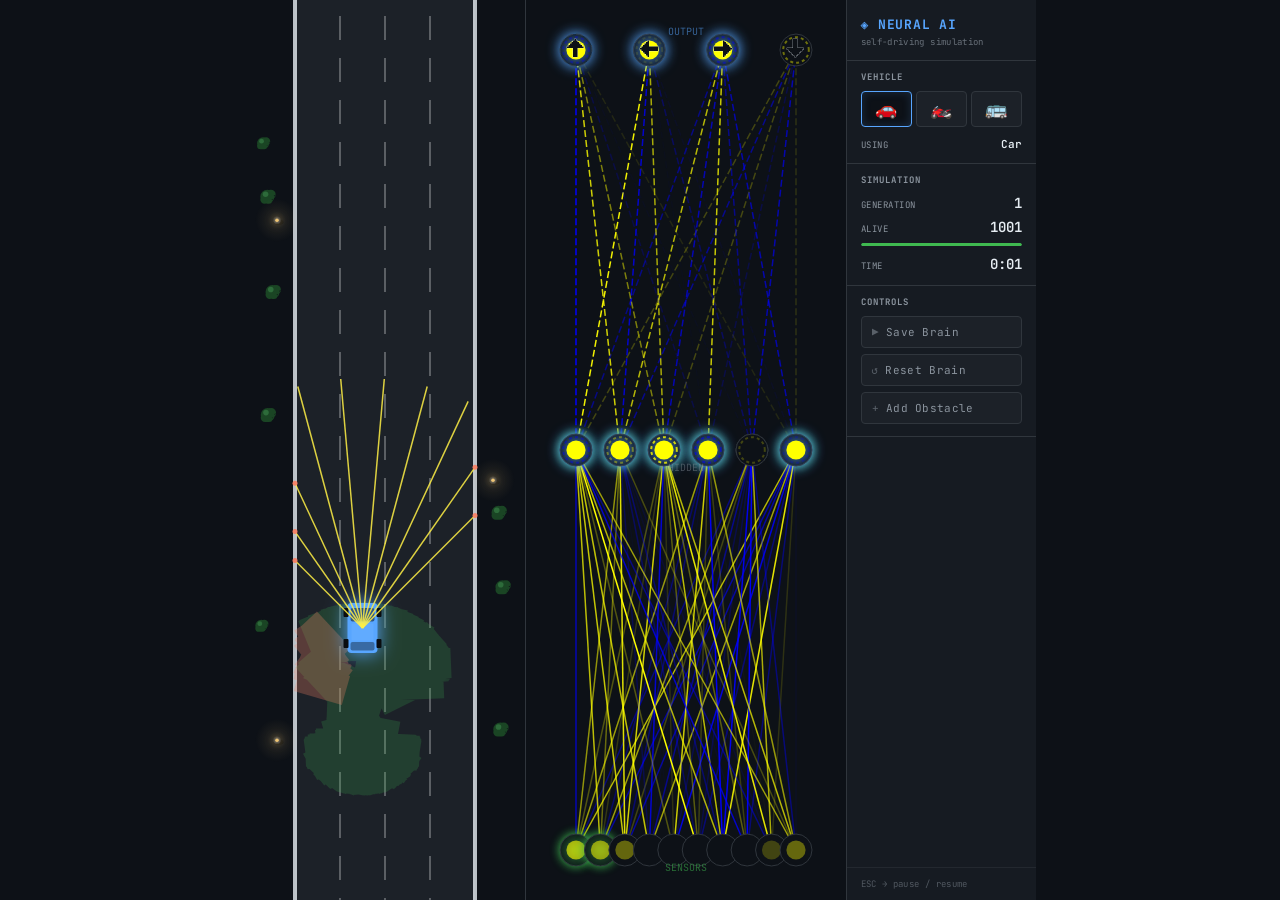
<file: index.html>
<!DOCTYPE html>
<html lang="en" dir="ltr">
  <head>
    <meta charset="utf-8">
    <meta name="viewport" content="width=device-width, initial-scale=1.0">
    <title>Neural Self-Driving</title>
    <link rel="preconnect" href="https://fonts.googleapis.com">
    <link rel="preconnect" href="https://fonts.gstatic.com" crossorigin>
    <link href="https://fonts.googleapis.com/css2?family=JetBrains+Mono:wght@300;400;500;700&display=swap" rel="stylesheet">
    <link rel="stylesheet" href="style.css">
  </head>
  <body>
    <canvas id="main-plane"></canvas>
    <canvas id="network"></canvas>

    <div id="panel">
      <div class="panel-header">
        <span class="panel-logo">◈ NEURAL AI</span>
        <span class="panel-version">self-driving simulation</span>
      </div>

      <div class="panel-section">
        <div class="section-title">Vehicle</div>
        <div class="model-tabs">
          <button class="model-tab" data-model="car"  onclick="sim.setModel('car')">🚗</button>
          <button class="model-tab" data-model="moto" onclick="sim.setModel('moto')">🏍️</button>
          <button class="model-tab" data-model="bus"  onclick="sim.setModel('bus')">🚌</button>
        </div>
        <div class="stat-row" style="margin-top:4px">
          <span class="stat-label">USING</span>
          <span class="stat-value" id="current-model-name" style="font-size:11px">Car</span>
        </div>
      </div>

      <div class="panel-section">
        <div class="section-title">Simulation</div>
        <div class="stat-row">
          <span class="stat-label">GENERATION</span>
          <span class="stat-value" id="generation-count">1</span>
        </div>
        <div class="stat-row">
          <span class="stat-label">ALIVE</span>
          <span class="stat-value" id="live-generations">0</span>
        </div>
        <div class="progress-track">
          <div class="progress-fill" id="survivors-progress"></div>
        </div>
        <div class="stat-row">
          <span class="stat-label">TIME</span>
          <span class="stat-value" id="gen-timer">0:00</span>
        </div>
      </div>

      <div class="panel-section">
        <div class="section-title">Controls</div>
        <button onclick="sim.save()">
          <span class="btn-icon">▶</span>Save Brain
        </button>
        <button onclick="sim.discard()">
          <span class="btn-icon">↺</span>Reset Brain
        </button>
        <button onclick="sim.addObstacle()">
          <span class="btn-icon">+</span>Add Obstacle
        </button>
      </div>

      <span class="panel-hint">ESC → pause / resume</span>
    </div>

    <div id="generation-end-overlay">
      <div class="overlay-content"></div>
    </div>
    <div id="toast"></div>

    <script src="./utils.js" charset="utf-8"></script>
    <script src="./ray-sensor.js" charset="utf-8"></script>
    <script src="./street.js" charset="utf-8"></script>
    <script src="./consts.js" charset="utf-8"></script>
    <script src="./controls.js" charset="utf-8"></script>
    <script src="./vehicles.js" charset="utf-8"></script>
    <script src="./obstacle.js" charset="utf-8"></script>
    <script src="./neural-network.js" charset="utf-8"></script>
    <script src="./network-visualizer.js" charset="utf-8"></script>
    <script src="./simulation.js" charset="utf-8"></script>
    <script src="./index.js" charset="utf-8"></script>
  </body>
</html>
</file>
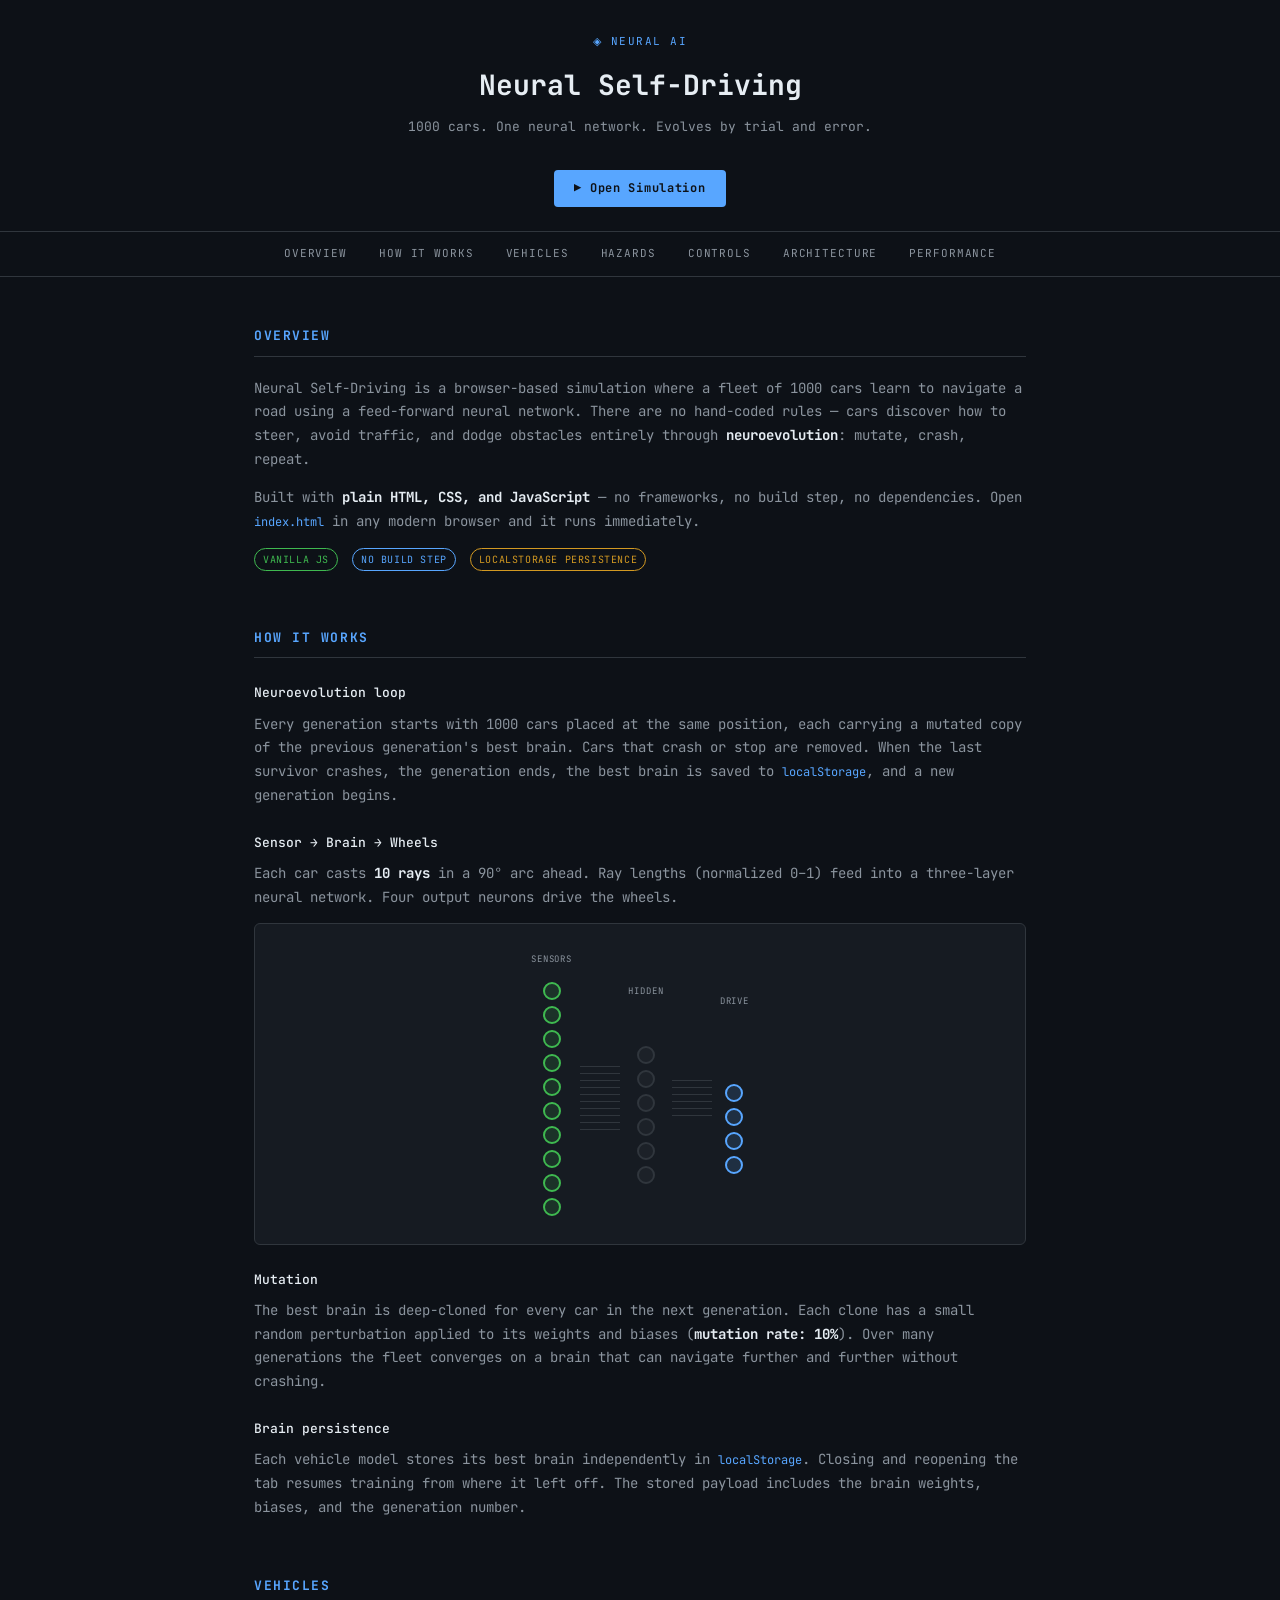
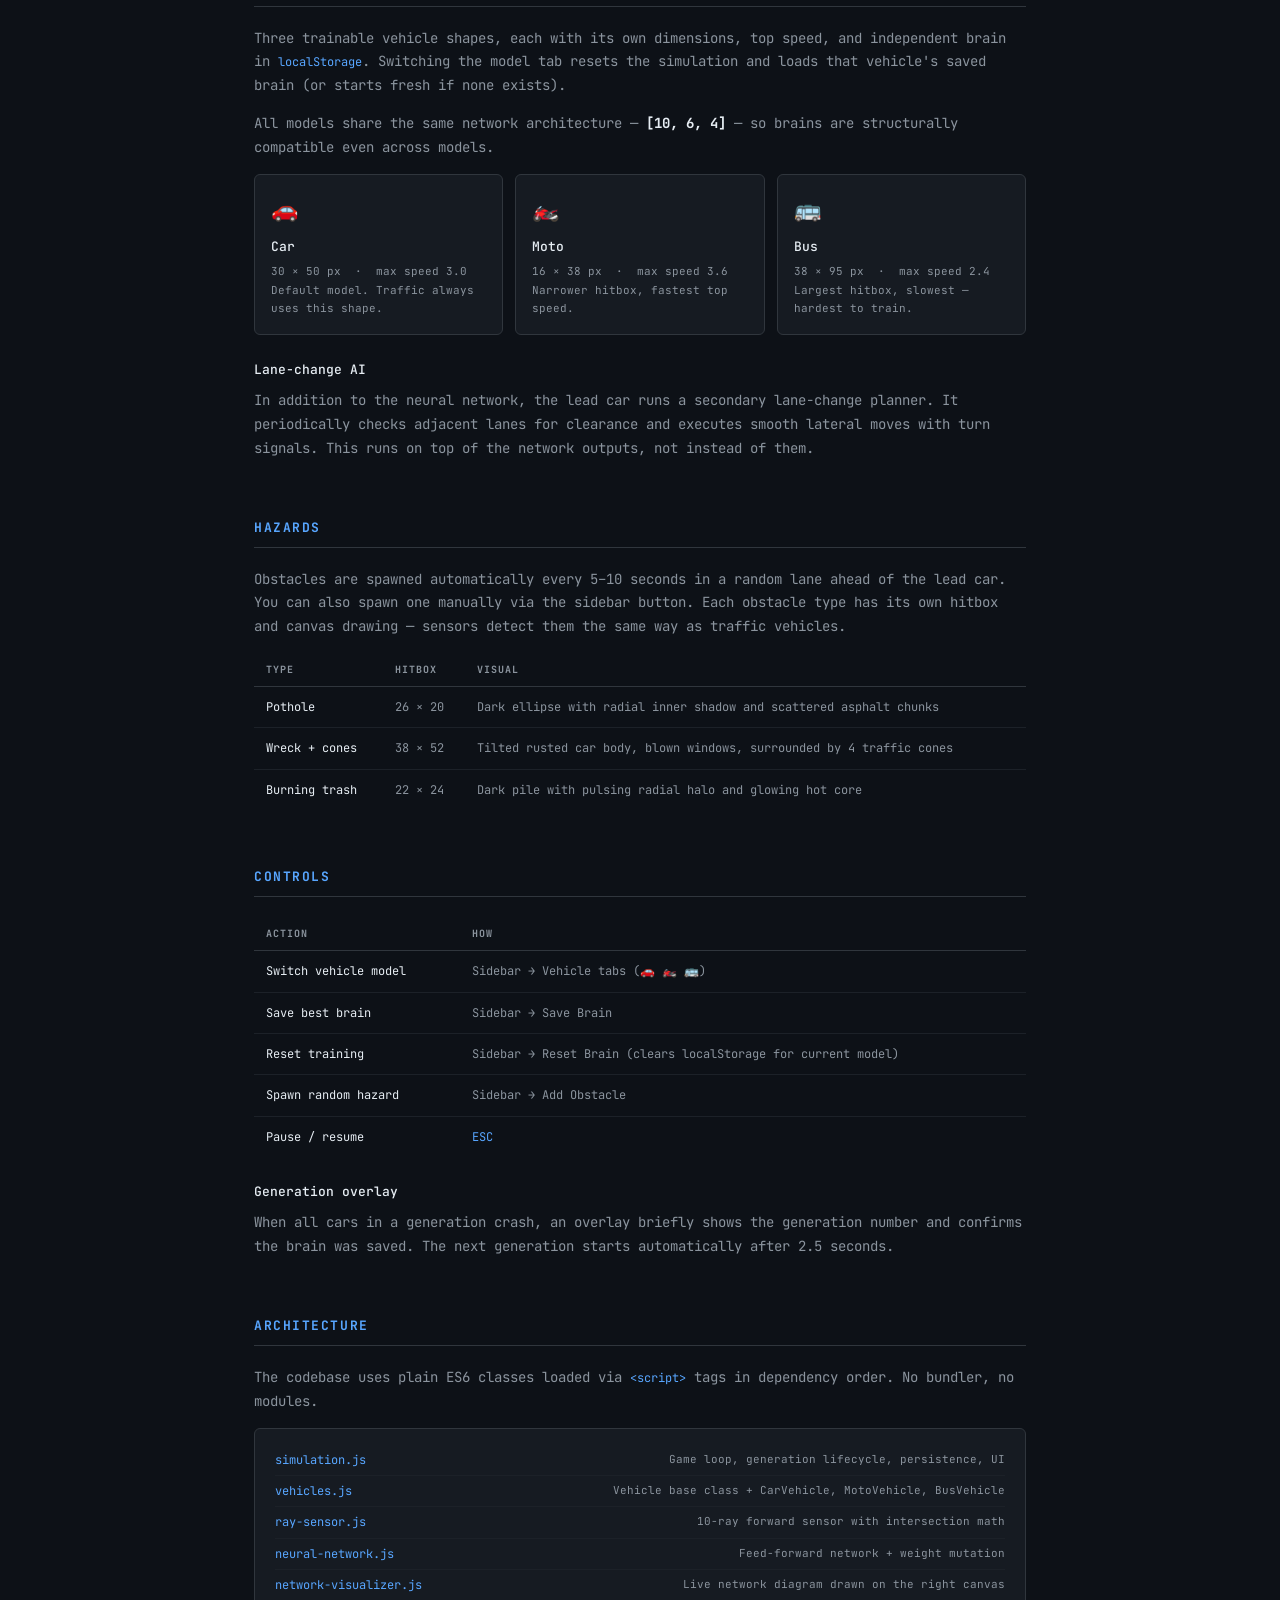
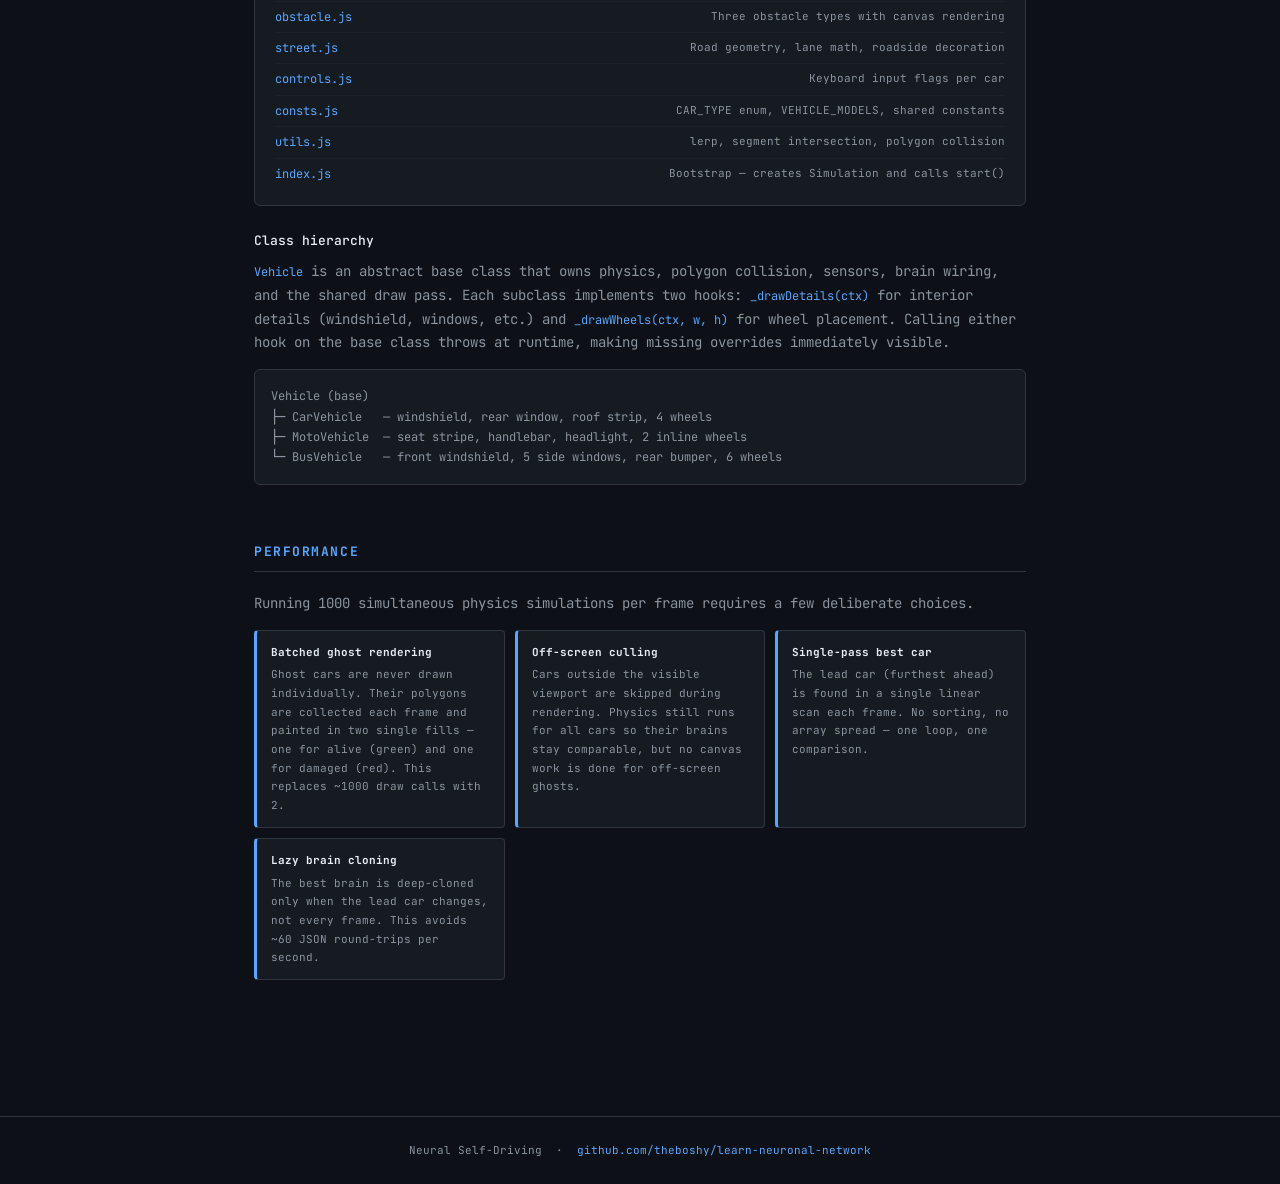
<file: docs/index.html>
<!DOCTYPE html>
<html lang="en">
<head>
  <meta charset="utf-8">
  <meta name="viewport" content="width=device-width, initial-scale=1.0">
  <title>Neural Self-Driving — Documentation</title>
  <link rel="preconnect" href="https://fonts.googleapis.com">
  <link rel="preconnect" href="https://fonts.gstatic.com" crossorigin>
  <link href="https://fonts.googleapis.com/css2?family=JetBrains+Mono:wght@300;400;500;700&display=swap" rel="stylesheet">
  <style>
    *, *::before, *::after { box-sizing: border-box; margin: 0; padding: 0; }

    :root {
      --bg:         #0d1117;
      --surface:    #161b22;
      --surface-2:  #1c2128;
      --border:     #30363d;
      --text:       #e6edf3;
      --muted:      #8b949e;
      --accent:     #58a6ff;
      --green:      #3fb950;
      --red:        #f78166;
      --amber:      #d29922;
    }

    html { scroll-behavior: smooth; }

    body {
      font-family: 'JetBrains Mono', ui-monospace, monospace;
      background: var(--bg);
      color: var(--text);
      font-size: 14px;
      line-height: 1.7;
    }

    /* ── Layout ── */
    header {
      border-bottom: 1px solid var(--border);
      padding: 32px 0 24px;
      text-align: center;
    }

    .logo {
      font-size: 11px;
      letter-spacing: .14em;
      color: var(--accent);
      text-transform: uppercase;
      margin-bottom: 10px;
    }

    h1 {
      font-size: 28px;
      font-weight: 700;
      color: var(--text);
      margin-bottom: 8px;
    }

    .tagline {
      color: var(--muted);
      font-size: 13px;
    }

    .cta {
      display: inline-block;
      margin-top: 18px;
      padding: 8px 20px;
      background: var(--accent);
      color: #0d1117;
      font-family: inherit;
      font-size: 12px;
      font-weight: 700;
      letter-spacing: .06em;
      text-decoration: none;
      border-radius: 4px;
    }

    .cta:hover { opacity: .85; }

    nav {
      border-bottom: 1px solid var(--border);
      padding: 0 24px;
      display: flex;
      justify-content: center;
      gap: 0;
      overflow-x: auto;
    }

    nav a {
      display: inline-block;
      padding: 12px 16px;
      font-size: 11px;
      letter-spacing: .08em;
      text-transform: uppercase;
      color: var(--muted);
      text-decoration: none;
      border-bottom: 2px solid transparent;
    }

    nav a:hover { color: var(--text); }

    main {
      max-width: 820px;
      margin: 0 auto;
      padding: 48px 24px 80px;
    }

    section { margin-bottom: 56px; }

    h2 {
      font-size: 13px;
      font-weight: 700;
      letter-spacing: .12em;
      text-transform: uppercase;
      color: var(--accent);
      margin-bottom: 20px;
      padding-bottom: 8px;
      border-bottom: 1px solid var(--border);
    }

    h3 {
      font-size: 13px;
      font-weight: 500;
      color: var(--text);
      margin: 24px 0 8px;
    }

    p { color: var(--muted); margin-bottom: 14px; }
    p strong { color: var(--text); }

    /* ── Cards ── */
    .cards {
      display: grid;
      grid-template-columns: repeat(auto-fill, minmax(220px, 1fr));
      gap: 12px;
      margin-top: 12px;
    }

    .card {
      background: var(--surface);
      border: 1px solid var(--border);
      border-radius: 6px;
      padding: 16px;
    }

    .card-icon { font-size: 22px; margin-bottom: 8px; }
    .card-title { font-size: 13px; font-weight: 500; color: var(--text); margin-bottom: 4px; }
    .card-meta { font-size: 11px; color: var(--muted); }

    /* ── Network diagram ── */
    .network-diagram {
      background: var(--surface);
      border: 1px solid var(--border);
      border-radius: 6px;
      padding: 28px 24px;
      display: flex;
      align-items: center;
      justify-content: center;
      gap: 0;
      overflow-x: auto;
      margin-top: 12px;
    }

    .layer {
      display: flex;
      flex-direction: column;
      align-items: center;
      gap: 6px;
    }

    .layer-label {
      font-size: 9px;
      letter-spacing: .1em;
      text-transform: uppercase;
      color: var(--muted);
      margin-bottom: 8px;
    }

    .node {
      width: 18px;
      height: 18px;
      border-radius: 50%;
      border: 2px solid;
    }

    .node-input  { border-color: var(--green);  background: rgba(63,185,80,.15); }
    .node-hidden { border-color: var(--border); background: var(--surface-2); }
    .node-output { border-color: var(--accent); background: rgba(88,166,255,.15); }

    .connector {
      flex: 1;
      min-width: 28px;
      height: 1px;
      background: var(--border);
      margin: 0 4px;
      position: relative;
      top: 14px;
      align-self: flex-start;
    }

    .connector-group {
      display: flex;
      flex-direction: column;
      gap: 6px;
      padding: 28px 8px 0;
    }

    .conn-line {
      height: 1px;
      width: 40px;
      background: var(--border);
    }

    /* ── Table ── */
    table {
      width: 100%;
      border-collapse: collapse;
      margin-top: 12px;
    }

    th {
      font-size: 10px;
      letter-spacing: .1em;
      text-transform: uppercase;
      color: var(--muted);
      text-align: left;
      padding: 8px 12px;
      border-bottom: 1px solid var(--border);
    }

    td {
      padding: 10px 12px;
      font-size: 12px;
      color: var(--muted);
      border-bottom: 1px solid var(--surface-2);
      vertical-align: top;
    }

    td:first-child { color: var(--text); }

    tr:last-child td { border-bottom: none; }

    /* ── Code ── */
    pre, code {
      font-family: 'JetBrains Mono', ui-monospace, monospace;
      font-size: 12px;
    }

    pre {
      background: var(--surface);
      border: 1px solid var(--border);
      border-radius: 6px;
      padding: 16px;
      overflow-x: auto;
      color: var(--muted);
      margin-top: 12px;
    }

    code { color: var(--accent); }

    /* ── File tree ── */
    .filetree {
      background: var(--surface);
      border: 1px solid var(--border);
      border-radius: 6px;
      padding: 16px 20px;
      margin-top: 12px;
    }

    .filetree-row {
      display: flex;
      justify-content: space-between;
      padding: 5px 0;
      border-bottom: 1px solid var(--surface-2);
      gap: 16px;
    }

    .filetree-row:last-child { border-bottom: none; }

    .filename { color: var(--accent); font-size: 12px; white-space: nowrap; }
    .filedesc { color: var(--muted); font-size: 11px; text-align: right; }

    /* ── Badges ── */
    .badge {
      display: inline-block;
      font-size: 10px;
      letter-spacing: .06em;
      text-transform: uppercase;
      padding: 2px 8px;
      border-radius: 20px;
      border: 1px solid;
      margin-right: 6px;
    }

    .badge-green  { border-color: var(--green);  color: var(--green); }
    .badge-blue   { border-color: var(--accent);  color: var(--accent); }
    .badge-amber  { border-color: var(--amber); color: var(--amber); }

    /* ── Performance boxes ── */
    .perf-grid {
      display: grid;
      grid-template-columns: repeat(auto-fill, minmax(240px, 1fr));
      gap: 10px;
      margin-top: 12px;
    }

    .perf-box {
      background: var(--surface);
      border: 1px solid var(--border);
      border-left: 3px solid var(--accent);
      border-radius: 4px;
      padding: 12px 14px;
    }

    .perf-box-title { font-size: 11px; font-weight: 700; color: var(--text); margin-bottom: 4px; }
    .perf-box-desc  { font-size: 11px; color: var(--muted); }

    /* ── Footer ── */
    footer {
      border-top: 1px solid var(--border);
      padding: 24px;
      text-align: center;
      font-size: 11px;
      color: var(--muted);
    }
  </style>
</head>
<body>

<header>
  <div class="logo">◈ Neural AI</div>
  <h1>Neural Self-Driving</h1>
  <p class="tagline">1000 cars. One neural network. Evolves by trial and error.</p>
  <a class="cta" href="../">▶ Open Simulation</a>
</header>

<nav>
  <a href="#overview">Overview</a>
  <a href="#how-it-works">How it works</a>
  <a href="#vehicles">Vehicles</a>
  <a href="#hazards">Hazards</a>
  <a href="#controls">Controls</a>
  <a href="#architecture">Architecture</a>
  <a href="#performance">Performance</a>
</nav>

<main>

  <!-- Overview -->
  <section id="overview">
    <h2>Overview</h2>
    <p>
      Neural Self-Driving is a browser-based simulation where a fleet of 1000 cars learn to navigate a road using
      a feed-forward neural network. There are no hand-coded rules — cars discover how to steer, avoid traffic,
      and dodge obstacles entirely through <strong>neuroevolution</strong>: mutate, crash, repeat.
    </p>
    <p>
      Built with <strong>plain HTML, CSS, and JavaScript</strong> — no frameworks, no build step, no dependencies.
      Open <code>index.html</code> in any modern browser and it runs immediately.
    </p>
    <p>
      <span class="badge badge-green">Vanilla JS</span>
      <span class="badge badge-blue">No build step</span>
      <span class="badge badge-amber">localStorage persistence</span>
    </p>
  </section>

  <!-- How it works -->
  <section id="how-it-works">
    <h2>How it works</h2>

    <h3>Neuroevolution loop</h3>
    <p>
      Every generation starts with 1000 cars placed at the same position, each carrying a mutated copy of the
      previous generation's best brain. Cars that crash or stop are removed. When the last survivor crashes,
      the generation ends, the best brain is saved to <code>localStorage</code>, and a new generation begins.
    </p>

    <h3>Sensor → Brain → Wheels</h3>
    <p>
      Each car casts <strong>10 rays</strong> in a 90° arc ahead. Ray lengths (normalized 0–1) feed into a
      three-layer neural network. Four output neurons drive the wheels.
    </p>

    <div class="network-diagram" aria-label="Network architecture: 10 sensors → 6 hidden → 4 outputs">
      <div class="layer">
        <div class="layer-label">Sensors</div>
        <div class="node node-input"></div>
        <div class="node node-input"></div>
        <div class="node node-input"></div>
        <div class="node node-input"></div>
        <div class="node node-input"></div>
        <div class="node node-input"></div>
        <div class="node node-input"></div>
        <div class="node node-input"></div>
        <div class="node node-input"></div>
        <div class="node node-input"></div>
      </div>
      <div class="connector-group">
        <div class="conn-line"></div><div class="conn-line"></div><div class="conn-line"></div>
        <div class="conn-line"></div><div class="conn-line"></div><div class="conn-line"></div>
        <div class="conn-line"></div><div class="conn-line"></div><div class="conn-line"></div>
        <div class="conn-line"></div>
      </div>
      <div class="layer">
        <div class="layer-label">Hidden</div>
        <div style="height:27px"></div>
        <div class="node node-hidden"></div>
        <div class="node node-hidden"></div>
        <div class="node node-hidden"></div>
        <div class="node node-hidden"></div>
        <div class="node node-hidden"></div>
        <div class="node node-hidden"></div>
      </div>
      <div class="connector-group">
        <div class="conn-line"></div><div class="conn-line"></div><div class="conn-line"></div>
        <div class="conn-line"></div><div class="conn-line"></div><div class="conn-line"></div>
      </div>
      <div class="layer">
        <div class="layer-label">Drive</div>
        <div style="height:54px"></div>
        <div class="node node-output"></div>
        <div class="node node-output"></div>
        <div class="node node-output"></div>
        <div class="node node-output"></div>
      </div>
    </div>

    <h3>Mutation</h3>
    <p>
      The best brain is deep-cloned for every car in the next generation. Each clone has a small random
      perturbation applied to its weights and biases (<strong>mutation rate: 10%</strong>). Over many generations
      the fleet converges on a brain that can navigate further and further without crashing.
    </p>

    <h3>Brain persistence</h3>
    <p>
      Each vehicle model stores its best brain independently in <code>localStorage</code>. Closing and
      reopening the tab resumes training from where it left off. The stored payload includes the brain weights,
      biases, and the generation number.
    </p>
  </section>

  <!-- Vehicles -->
  <section id="vehicles">
    <h2>Vehicles</h2>
    <p>
      Three trainable vehicle shapes, each with its own dimensions, top speed, and independent brain in
      <code>localStorage</code>. Switching the model tab resets the simulation and loads that vehicle's
      saved brain (or starts fresh if none exists).
    </p>
    <p>
      All models share the same network architecture — <strong>[10, 6, 4]</strong> — so brains are
      structurally compatible even across models.
    </p>

    <div class="cards">
      <div class="card">
        <div class="card-icon">🚗</div>
        <div class="card-title">Car</div>
        <div class="card-meta">30 × 50 px &nbsp;·&nbsp; max speed 3.0<br>Default model. Traffic always uses this shape.</div>
      </div>
      <div class="card">
        <div class="card-icon">🏍️</div>
        <div class="card-title">Moto</div>
        <div class="card-meta">16 × 38 px &nbsp;·&nbsp; max speed 3.6<br>Narrower hitbox, fastest top speed.</div>
      </div>
      <div class="card">
        <div class="card-icon">🚌</div>
        <div class="card-title">Bus</div>
        <div class="card-meta">38 × 95 px &nbsp;·&nbsp; max speed 2.4<br>Largest hitbox, slowest — hardest to train.</div>
      </div>
    </div>

    <h3>Lane-change AI</h3>
    <p>
      In addition to the neural network, the lead car runs a secondary lane-change planner. It periodically
      checks adjacent lanes for clearance and executes smooth lateral moves with turn signals. This runs
      on top of the network outputs, not instead of them.
    </p>
  </section>

  <!-- Hazards -->
  <section id="hazards">
    <h2>Hazards</h2>
    <p>
      Obstacles are spawned automatically every 5–10 seconds in a random lane ahead of the lead car.
      You can also spawn one manually via the sidebar button. Each obstacle type has its own hitbox and
      canvas drawing — sensors detect them the same way as traffic vehicles.
    </p>

    <table>
      <thead>
        <tr>
          <th>Type</th>
          <th>Hitbox</th>
          <th>Visual</th>
        </tr>
      </thead>
      <tbody>
        <tr>
          <td>Pothole</td>
          <td>26 × 20</td>
          <td>Dark ellipse with radial inner shadow and scattered asphalt chunks</td>
        </tr>
        <tr>
          <td>Wreck + cones</td>
          <td>38 × 52</td>
          <td>Tilted rusted car body, blown windows, surrounded by 4 traffic cones</td>
        </tr>
        <tr>
          <td>Burning trash</td>
          <td>22 × 24</td>
          <td>Dark pile with pulsing radial halo and glowing hot core</td>
        </tr>
      </tbody>
    </table>
  </section>

  <!-- Controls -->
  <section id="controls">
    <h2>Controls</h2>
    <table>
      <thead>
        <tr><th>Action</th><th>How</th></tr>
      </thead>
      <tbody>
        <tr><td>Switch vehicle model</td><td>Sidebar → Vehicle tabs (🚗 🏍️ 🚌)</td></tr>
        <tr><td>Save best brain</td><td>Sidebar → Save Brain</td></tr>
        <tr><td>Reset training</td><td>Sidebar → Reset Brain (clears localStorage for current model)</td></tr>
        <tr><td>Spawn random hazard</td><td>Sidebar → Add Obstacle</td></tr>
        <tr><td>Pause / resume</td><td><code>ESC</code></td></tr>
      </tbody>
    </table>

    <h3>Generation overlay</h3>
    <p>
      When all cars in a generation crash, an overlay briefly shows the generation number and confirms
      the brain was saved. The next generation starts automatically after 2.5 seconds.
    </p>
  </section>

  <!-- Architecture -->
  <section id="architecture">
    <h2>Architecture</h2>
    <p>
      The codebase uses plain ES6 classes loaded via <code>&lt;script&gt;</code> tags in dependency order.
      No bundler, no modules.
    </p>

    <div class="filetree">
      <div class="filetree-row"><span class="filename">simulation.js</span><span class="filedesc">Game loop, generation lifecycle, persistence, UI</span></div>
      <div class="filetree-row"><span class="filename">vehicles.js</span><span class="filedesc">Vehicle base class + CarVehicle, MotoVehicle, BusVehicle</span></div>
      <div class="filetree-row"><span class="filename">ray-sensor.js</span><span class="filedesc">10-ray forward sensor with intersection math</span></div>
      <div class="filetree-row"><span class="filename">neural-network.js</span><span class="filedesc">Feed-forward network + weight mutation</span></div>
      <div class="filetree-row"><span class="filename">network-visualizer.js</span><span class="filedesc">Live network diagram drawn on the right canvas</span></div>
      <div class="filetree-row"><span class="filename">obstacle.js</span><span class="filedesc">Three obstacle types with canvas rendering</span></div>
      <div class="filetree-row"><span class="filename">street.js</span><span class="filedesc">Road geometry, lane math, roadside decoration</span></div>
      <div class="filetree-row"><span class="filename">controls.js</span><span class="filedesc">Keyboard input flags per car</span></div>
      <div class="filetree-row"><span class="filename">consts.js</span><span class="filedesc">CAR_TYPE enum, VEHICLE_MODELS, shared constants</span></div>
      <div class="filetree-row"><span class="filename">utils.js</span><span class="filedesc">lerp, segment intersection, polygon collision</span></div>
      <div class="filetree-row"><span class="filename">index.js</span><span class="filedesc">Bootstrap — creates Simulation and calls start()</span></div>
    </div>

    <h3>Class hierarchy</h3>
    <p>
      <code>Vehicle</code> is an abstract base class that owns physics, polygon collision, sensors, brain
      wiring, and the shared draw pass. Each subclass implements two hooks:
      <code>_drawDetails(ctx)</code> for interior details (windshield, windows, etc.) and
      <code>_drawWheels(ctx, w, h)</code> for wheel placement. Calling either hook on the base class
      throws at runtime, making missing overrides immediately visible.
    </p>

    <pre>Vehicle (base)
├─ CarVehicle   — windshield, rear window, roof strip, 4 wheels
├─ MotoVehicle  — seat stripe, handlebar, headlight, 2 inline wheels
└─ BusVehicle   — front windshield, 5 side windows, rear bumper, 6 wheels</pre>
  </section>

  <!-- Performance -->
  <section id="performance">
    <h2>Performance</h2>
    <p>Running 1000 simultaneous physics simulations per frame requires a few deliberate choices.</p>

    <div class="perf-grid">
      <div class="perf-box">
        <div class="perf-box-title">Batched ghost rendering</div>
        <div class="perf-box-desc">Ghost cars are never drawn individually. Their polygons are collected each frame and painted in two single fills — one for alive (green) and one for damaged (red). This replaces ~1000 draw calls with 2.</div>
      </div>
      <div class="perf-box">
        <div class="perf-box-title">Off-screen culling</div>
        <div class="perf-box-desc">Cars outside the visible viewport are skipped during rendering. Physics still runs for all cars so their brains stay comparable, but no canvas work is done for off-screen ghosts.</div>
      </div>
      <div class="perf-box">
        <div class="perf-box-title">Single-pass best car</div>
        <div class="perf-box-desc">The lead car (furthest ahead) is found in a single linear scan each frame. No sorting, no array spread — one loop, one comparison.</div>
      </div>
      <div class="perf-box">
        <div class="perf-box-title">Lazy brain cloning</div>
        <div class="perf-box-desc">The best brain is deep-cloned only when the lead car changes, not every frame. This avoids ~60 JSON round-trips per second.</div>
      </div>
    </div>
  </section>

</main>

<footer>
  Neural Self-Driving &nbsp;·&nbsp; <a href="https://github.com/theboshy/learn-neuronal-network" style="color:var(--accent);text-decoration:none;">github.com/theboshy/learn-neuronal-network</a>
</footer>

</body>
</html>
</file>
<file: style.css>
:root {
    --bg:         #0d1117;
    --surface:    #161b22;
    --surface-2:  #1c2128;
    --border:     #30363d;
    --text:       #e6edf3;
    --text-muted: #8b949e;
    --accent:     #58a6ff;
    --green:      #3fb950;
    --red:        #f78166;
    --amber:      #d29922;
    --font: 'JetBrains Mono', 'Cascadia Code', 'Fira Code', ui-monospace, monospace;
}

* { box-sizing: border-box; }

body {
    margin: 0;
    background: var(--bg);
    overflow: hidden;
    display: flex;
    justify-content: center;
    align-items: center;
    height: 100vh;
    font-family: var(--font);
    color: var(--text);
}

#main-plane {
    background: var(--bg);
    flex-shrink: 0;
}

#network {
    background: var(--bg);
    flex-shrink: 0;
    border-left: 1px solid var(--border);
}

/* ── Panel ──────────────────────────────────────────── */

#panel {
    display: flex;
    flex-direction: column;
    width: 190px;
    height: 100vh;
    background: var(--surface);
    border-left: 1px solid var(--border);
    flex-shrink: 0;
    overflow: hidden;
}

.panel-header {
    padding: 16px 14px 12px;
    border-bottom: 1px solid var(--border);
    display: flex;
    flex-direction: column;
    gap: 3px;
}

.panel-logo {
    font-size: 13px;
    font-weight: 700;
    color: var(--accent);
    letter-spacing: 0.06em;
}

.panel-version {
    font-size: 9px;
    color: var(--text-muted);
    letter-spacing: 0.04em;
    opacity: 0.7;
}

.panel-section {
    padding: 10px 14px 12px;
    border-bottom: 1px solid var(--border);
    display: flex;
    flex-direction: column;
    gap: 6px;
}

.section-title {
    font-size: 9px;
    font-weight: 700;
    color: var(--text-muted);
    letter-spacing: 0.12em;
    text-transform: uppercase;
    margin-bottom: 2px;
}

.stat-row {
    display: flex;
    align-items: baseline;
    justify-content: space-between;
}

.stat-label {
    font-size: 9px;
    color: var(--text-muted);
    letter-spacing: 0.06em;
}

.stat-value {
    font-size: 14px;
    font-weight: 600;
    color: var(--text);
    font-variant-numeric: tabular-nums;
}

/* ── Progress bar ───────────────────────────────────── */

.progress-track {
    height: 3px;
    background: var(--surface-2);
    border-radius: 2px;
    overflow: hidden;
    margin: 1px 0 3px;
}

.progress-fill {
    height: 100%;
    width: 100%;
    background: var(--green);
    border-radius: 2px;
    transition: width 0.4s ease, background-color 0.5s ease;
}

/* ── Buttons ────────────────────────────────────────── */

button {
    display: flex;
    align-items: center;
    gap: 7px;
    background: var(--surface-2);
    border: 1px solid var(--border);
    border-radius: 4px;
    padding: 8px 10px;
    color: var(--text-muted);
    font-family: var(--font);
    font-size: 11px;
    cursor: pointer;
    width: 100%;
    transition: background 0.15s, border-color 0.15s, color 0.15s;
    letter-spacing: 0.03em;
    text-align: left;
}

button:hover {
    background: var(--bg);
    border-color: var(--accent);
    color: var(--text);
}

.btn-icon {
    font-size: 11px;
    opacity: 0.55;
    flex-shrink: 0;
}

/* ── Model tabs ─────────────────────────────────────── */

.model-tabs {
    display: flex;
    gap: 4px;
}

.model-tabs button {
    flex: 1;
    width: auto;
    display: flex;
    justify-content: center;
    align-items: center;
    padding: 8px 4px;
    font-size: 18px;
    line-height: 1;
    gap: 0;
    text-align: center;
}

.model-tabs button.active {
    border-color: var(--accent);
    background: var(--bg);
    color: var(--text);
    box-shadow: inset 0 0 10px rgba(88, 166, 255, 0.18);
}

/* ── Panel footer hint ──────────────────────────────── */

.panel-hint {
    margin-top: auto;
    padding: 10px 14px;
    font-size: 9px;
    color: var(--text-muted);
    letter-spacing: 0.04em;
    border-top: 1px solid var(--border);
    opacity: 0.5;
}

/* ── Generation overlay ─────────────────────────────── */

#generation-end-overlay {
    display: none;
    position: fixed;
    inset: 0;
    background: rgba(0, 0, 0, 0.6);
    justify-content: center;
    align-items: center;
    z-index: 100;
    backdrop-filter: blur(3px);
}

.overlay-content {
    background: var(--surface);
    color: var(--text);
    padding: 32px 44px;
    border-radius: 8px;
    text-align: center;
    font-family: var(--font);
    font-size: 13px;
    line-height: 2.2;
    border: 1px solid var(--border);
    box-shadow:
        0 0 60px rgba(88, 166, 255, 0.1),
        0 20px 40px rgba(0, 0, 0, 0.4);
}

.overlay-content strong {
    color: var(--accent);
    font-size: 17px;
}

/* ── Toast ──────────────────────────────────────────── */

#toast {
    display: none;
    position: fixed;
    bottom: 24px;
    left: 50%;
    transform: translateX(-50%);
    background: var(--surface);
    color: var(--text);
    padding: 10px 20px;
    border-radius: 6px;
    font-family: var(--font);
    font-size: 12px;
    border: 1px solid var(--border);
    box-shadow: 0 4px 24px rgba(0, 0, 0, 0.5);
    z-index: 200;
    white-space: nowrap;
}

#toast.visible {
    display: block;
    animation: slideUp 2s ease forwards;
}

@keyframes slideUp {
    0%   { opacity: 0; transform: translateX(-50%) translateY(6px); }
    12%  { opacity: 1; transform: translateX(-50%) translateY(0); }
    80%  { opacity: 1; transform: translateX(-50%) translateY(0); }
    100% { opacity: 0; transform: translateX(-50%) translateY(0); }
}
</file>
